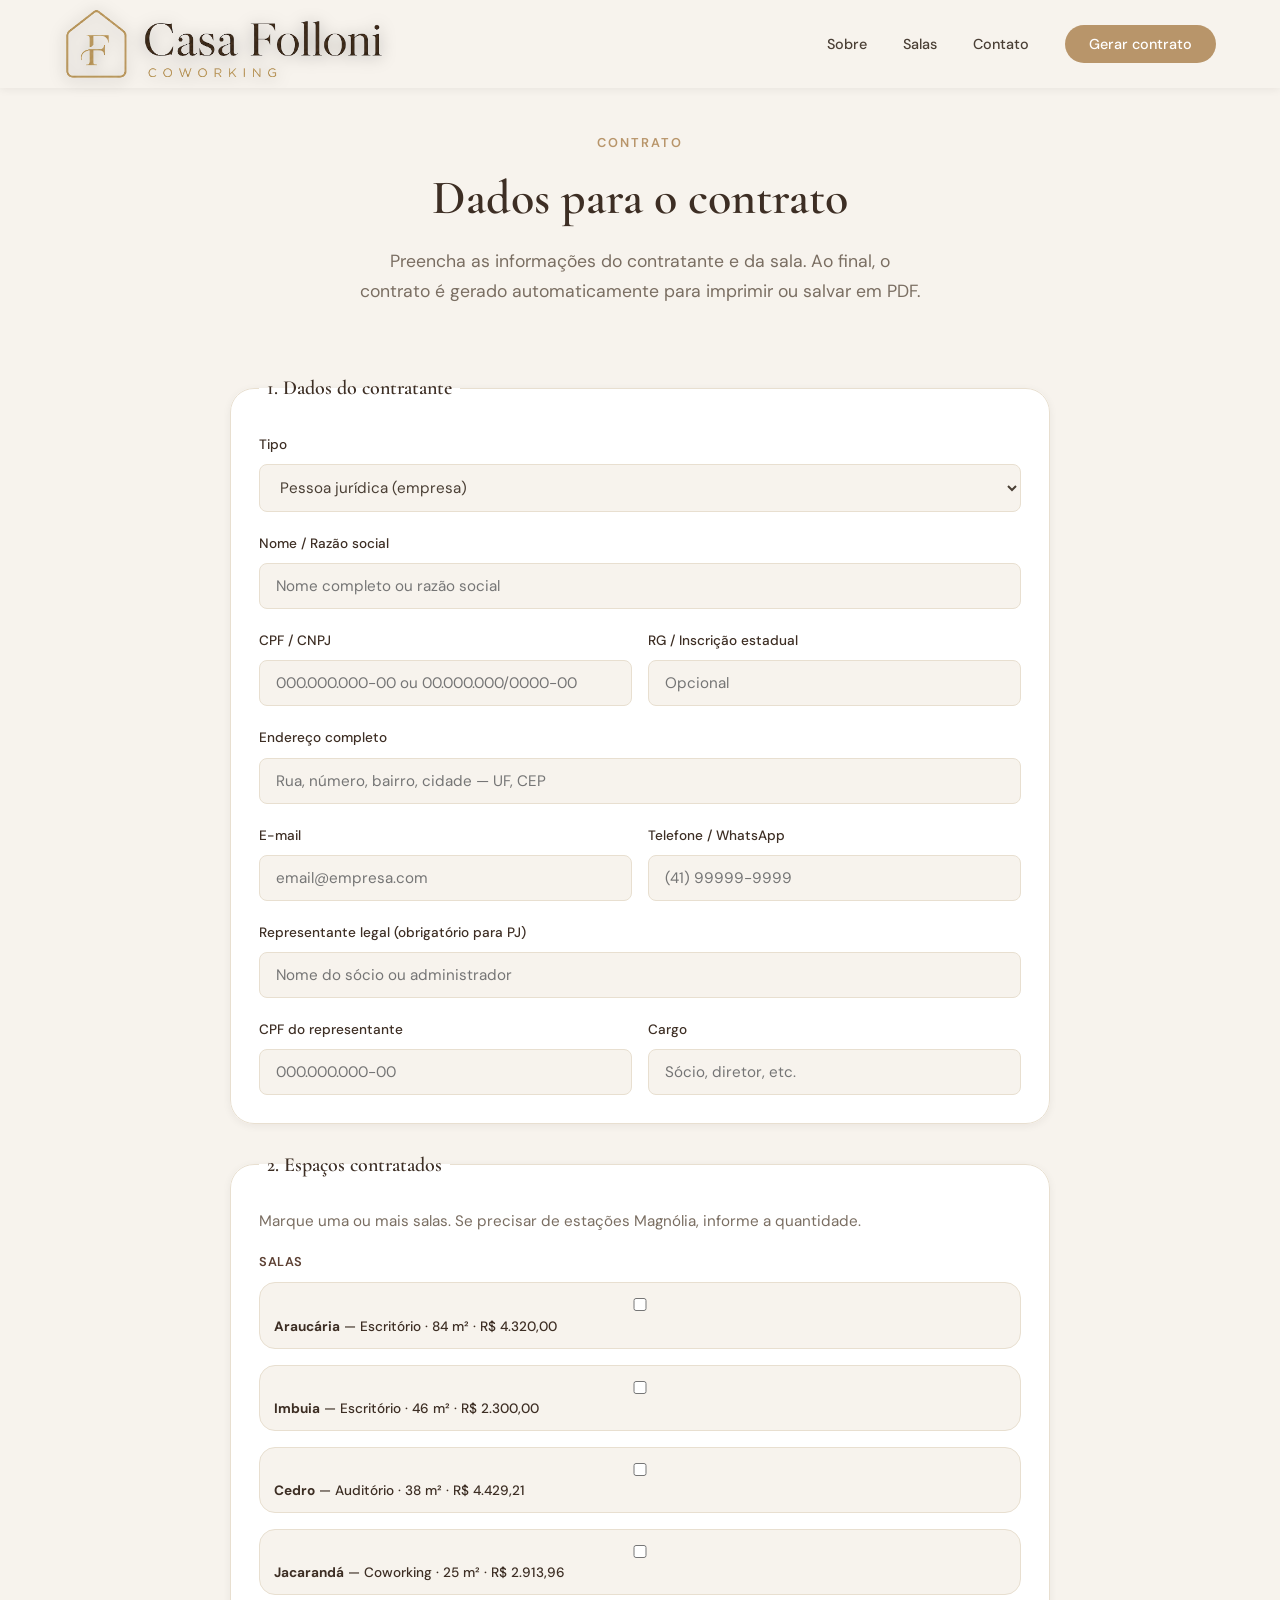
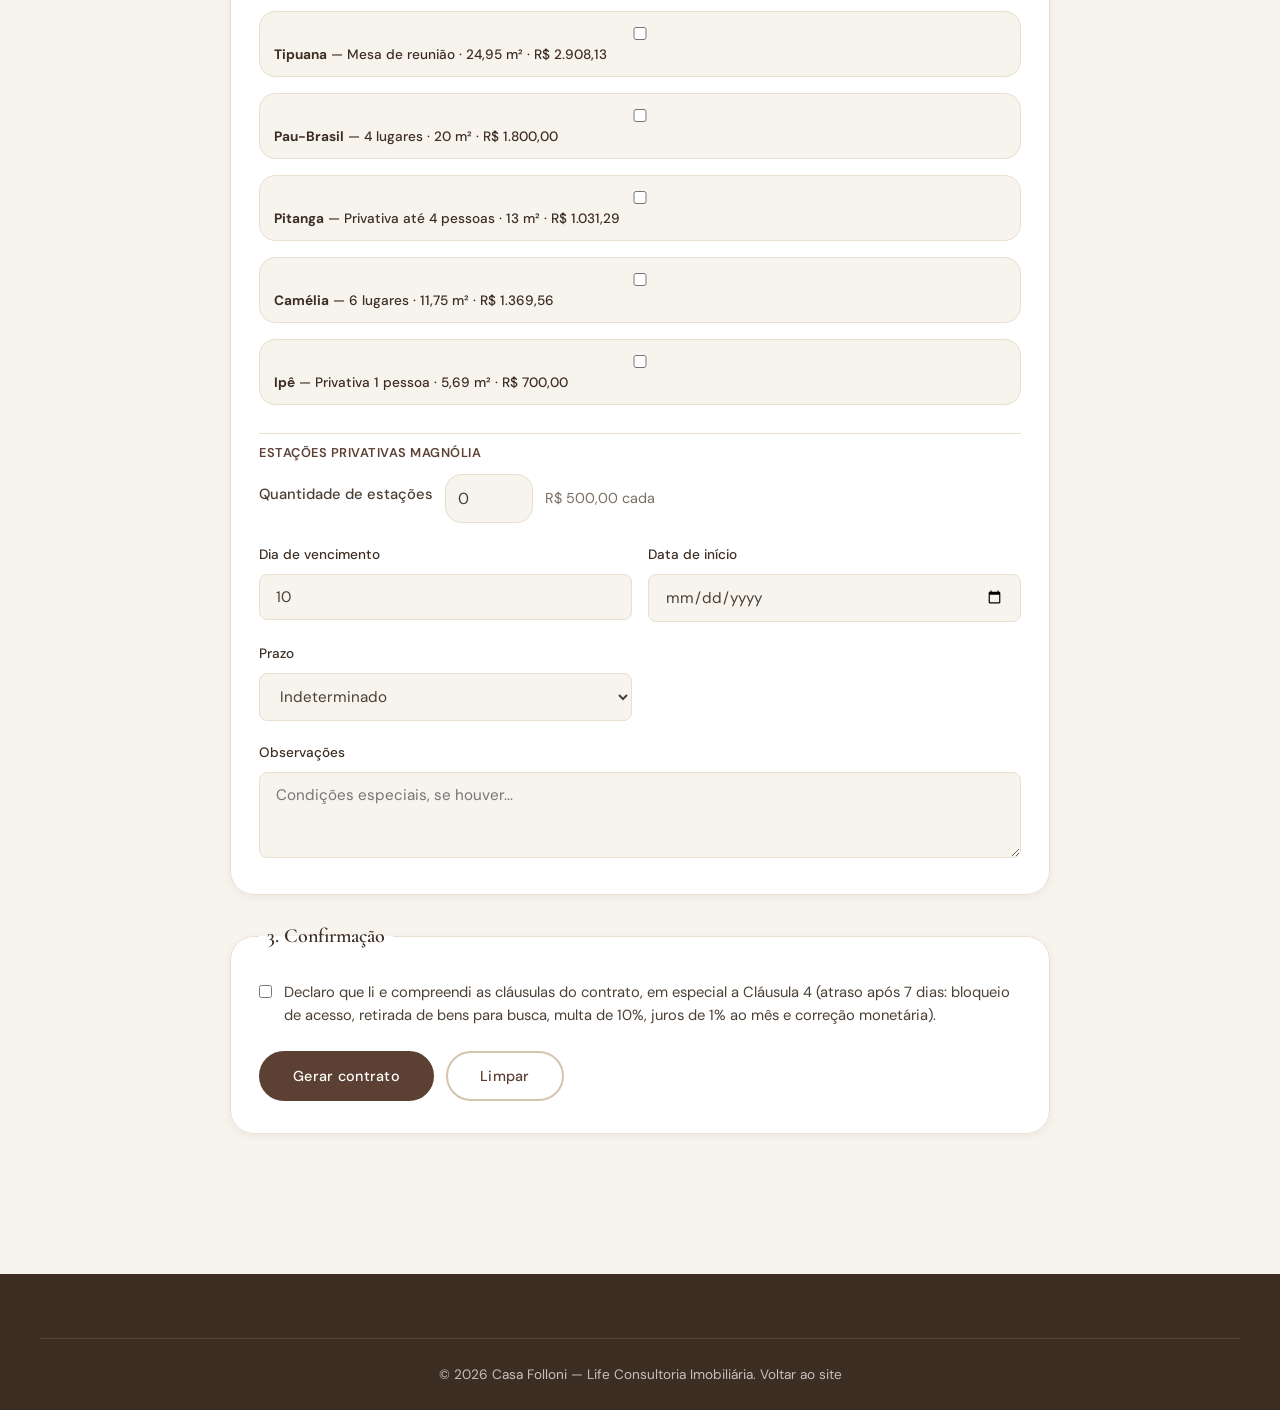
<file: contrato.html>
<!DOCTYPE html>
<html lang="pt-BR">
<head>
  <meta charset="UTF-8">
  <meta name="viewport" content="width=device-width, initial-scale=1.0">
  <meta name="description" content="Preencha os dados e gere automaticamente o contrato de coworking da Casa Folloni.">
  <title>Gerar Contrato | Casa Folloni</title>
  <link rel="icon" type="image/png" href="favicon.png">
  <link rel="apple-touch-icon" href="public/images/favicon.png">
  <link rel="preconnect" href="https://fonts.googleapis.com">
  <link rel="preconnect" href="https://fonts.gstatic.com" crossorigin>
  <link href="https://fonts.googleapis.com/css2?family=Cormorant+Garamond:ital,wght@0,400;0,600;0,700;1,400&family=DM+Sans:ital,opsz,wght@0,9..40,300;0,9..40,400;0,9..40,500;0,9..40,600;1,9..40,400&display=swap" rel="stylesheet">
  <link rel="stylesheet" href="css/styles.css?v=10">
</head>
<body class="page-contrato">

  <header class="header header--scrolled" id="header">
    <nav class="nav container">
      <a href="index.html" class="nav__logo" aria-label="Casa Folloni Coworking">
        <img src="public/images/logo-casa-folloni-dark.png" alt="Casa Folloni Coworking" class="nav__logo-img">
      </a>
      <button class="nav__toggle" id="navToggle" aria-label="Abrir menu">
        <span></span><span></span><span></span>
      </button>
      <ul class="nav__menu" id="navMenu">
        <li><a href="index.html#sobre">Sobre</a></li>
        <li><a href="index.html#salas">Salas</a></li>
        <li><a href="index.html#contato">Contato</a></li>
        <li><a href="contrato.html" class="nav__cta">Gerar contrato</a></li>
      </ul>
    </nav>
  </header>

  <main class="contrato-page section">
    <div class="container">
      <div class="section__header reveal reveal--visible">
        <span class="section__label">Contrato</span>
        <h1 class="section__title">Dados para o contrato</h1>
        <p class="section__desc">Preencha as informações do contratante e da sala. Ao final, o contrato é gerado automaticamente para imprimir ou salvar em PDF.</p>
      </div>

      <form class="contrato-form" id="contratoForm">
        <fieldset class="contrato-form__block">
          <legend>1. Dados do contratante</legend>
          <div class="form__group">
            <label for="tipoPessoa">Tipo</label>
            <select id="tipoPessoa" name="tipoPessoa" required>
              <option value="pj">Pessoa jurídica (empresa)</option>
              <option value="pf">Pessoa física</option>
            </select>
          </div>
          <div class="form__group">
            <label for="razaoSocial">Nome / Razão social</label>
            <input type="text" id="razaoSocial" name="razaoSocial" required placeholder="Nome completo ou razão social">
          </div>
          <div class="form__row">
            <div class="form__group">
              <label for="documento">CPF / CNPJ</label>
              <input type="text" id="documento" name="documento" required placeholder="000.000.000-00 ou 00.000.000/0000-00">
            </div>
            <div class="form__group">
              <label for="rgIe">RG / Inscrição estadual</label>
              <input type="text" id="rgIe" name="rgIe" placeholder="Opcional">
            </div>
          </div>
          <div class="form__group">
            <label for="endereco">Endereço completo</label>
            <input type="text" id="endereco" name="endereco" required placeholder="Rua, número, bairro, cidade — UF, CEP">
          </div>
          <div class="form__row">
            <div class="form__group">
              <label for="emailContrato">E-mail</label>
              <input type="email" id="emailContrato" name="emailContrato" required placeholder="email@empresa.com">
            </div>
            <div class="form__group">
              <label for="telefoneContrato">Telefone / WhatsApp</label>
              <input type="tel" id="telefoneContrato" name="telefoneContrato" required placeholder="(41) 99999-9999">
            </div>
          </div>
          <div class="form__group" id="grupoRepresentante">
            <label for="representante">Representante legal (obrigatório para PJ)</label>
            <input type="text" id="representante" name="representante" placeholder="Nome do sócio ou administrador">
          </div>
          <div class="form__row" id="grupoRepDocs">
            <div class="form__group">
              <label for="repCpf">CPF do representante</label>
              <input type="text" id="repCpf" name="repCpf" placeholder="000.000.000-00">
            </div>
            <div class="form__group">
              <label for="repCargo">Cargo</label>
              <input type="text" id="repCargo" name="repCargo" placeholder="Sócio, diretor, etc.">
            </div>
          </div>
        </fieldset>

        <fieldset class="contrato-form__block">
          <legend>2. Espaços contratados</legend>
          <p class="contrato-form__hint">Marque uma ou mais salas. Se precisar de estações Magnólia, informe a quantidade.</p>

          <div class="form__group">
            <span class="contrato-form__sublabel">Salas</span>
            <div class="contrato-salas" id="listaSalas" role="group" aria-label="Salas">
              <label class="contrato-sala-option">
                <input type="checkbox" name="salas" value="araucaria">
                <span><strong>Araucária</strong> — Escritório · 84 m² · R$ 4.320,00</span>
              </label>
              <label class="contrato-sala-option">
                <input type="checkbox" name="salas" value="imbuia">
                <span><strong>Imbuia</strong> — Escritório · 46 m² · R$ 2.300,00</span>
              </label>
              <label class="contrato-sala-option">
                <input type="checkbox" name="salas" value="cedro">
                <span><strong>Cedro</strong> — Auditório · 38 m² · R$ 4.429,21</span>
              </label>
              <label class="contrato-sala-option">
                <input type="checkbox" name="salas" value="jacaranda">
                <span><strong>Jacarandá</strong> — Coworking · 25 m² · R$ 2.913,96</span>
              </label>
              <label class="contrato-sala-option">
                <input type="checkbox" name="salas" value="tipuana">
                <span><strong>Tipuana</strong> — Mesa de reunião · 24,95 m² · R$ 2.908,13</span>
              </label>
              <label class="contrato-sala-option">
                <input type="checkbox" name="salas" value="pau-brasil">
                <span><strong>Pau-Brasil</strong> — 4 lugares · 20 m² · R$ 1.800,00</span>
              </label>
              <label class="contrato-sala-option">
                <input type="checkbox" name="salas" value="pitanga">
                <span><strong>Pitanga</strong> — Privativa até 4 pessoas · 13 m² · R$ 1.031,29</span>
              </label>
              <label class="contrato-sala-option">
                <input type="checkbox" name="salas" value="camelia">
                <span><strong>Camélia</strong> — 6 lugares · 11,75 m² · R$ 1.369,56</span>
              </label>
              <label class="contrato-sala-option">
                <input type="checkbox" name="salas" value="ipe">
                <span><strong>Ipê</strong> — Privativa 1 pessoa · 5,69 m² · R$ 700,00</span>
              </label>
            </div>
          </div>

          <div class="form__group contrato-estacoes">
            <span class="contrato-form__sublabel">Estações privativas Magnólia</span>
            <div class="contrato-estacoes__row">
              <label for="qtdMagnolia">Quantidade de estações</label>
              <input type="number" id="qtdMagnolia" name="qtdMagnolia" min="0" max="20" value="0" step="1">
              <span class="contrato-estacoes__preco">R$ 500,00 cada</span>
            </div>
          </div>

          <div class="contrato-resumo" id="resumoEspacos" hidden>
            <span class="contrato-form__sublabel">Resumo</span>
            <ul class="contrato-resumo__lista" id="resumoLista"></ul>
            <div class="form__group">
              <label for="valorMensal">Valor mensal total (R$)</label>
              <input type="text" id="valorMensal" name="valorMensal" placeholder="0.000,00">
            </div>
          </div>
          <div class="form__row">
            <div class="form__group">
              <label for="diaVencimento">Dia de vencimento</label>
              <input type="number" id="diaVencimento" name="diaVencimento" min="1" max="28" value="10" required>
            </div>
            <div class="form__group">
              <label for="dataInicio">Data de início</label>
              <input type="date" id="dataInicio" name="dataInicio" required>
            </div>
          </div>
          <div class="form__row">
            <div class="form__group">
              <label for="tipoPrazo">Prazo</label>
              <select id="tipoPrazo" name="tipoPrazo" required>
                <option value="indeterminado">Indeterminado</option>
                <option value="determinado">Determinado</option>
              </select>
            </div>
            <div class="form__group" id="grupoDataFim" hidden>
              <label for="dataFim">Término</label>
              <input type="date" id="dataFim" name="dataFim">
            </div>
          </div>
          <div class="form__group">
            <label for="observacoes">Observações</label>
            <textarea id="observacoes" name="observacoes" rows="3" placeholder="Condições especiais, se houver..."></textarea>
          </div>
        </fieldset>

        <fieldset class="contrato-form__block">
          <legend>3. Confirmação</legend>
          <label class="contrato-form__check">
            <input type="checkbox" id="aceite" name="aceite" required>
            <span>Declaro que li e compreendi as cláusulas do contrato, em especial a Cláusula 4 (atraso após 7 dias: bloqueio de acesso, retirada de bens para busca, multa de 10%, juros de 1% ao mês e correção monetária).</span>
          </label>
          <div class="contrato-form__actions">
            <button type="submit" class="btn btn--primary">Gerar contrato</button>
            <button type="button" class="btn btn--outline-dark" id="btnLimpar">Limpar</button>
          </div>
        </fieldset>
      </form>
    </div>
  </main>

  <footer class="footer">
    <div class="footer__bottom container">
      <p>&copy; 2026 Casa Folloni — Life Consultoria Imobiliária. <a href="index.html">Voltar ao site</a></p>
    </div>
  </footer>

  <script src="js/contrato.js?v=4"></script>
</body>
</html>
</file>
<file: css/styles.css>
/* ============================================
   Casa Folloni — Design System
   Inspirado em: Refúgio, CoDesign, Conectivo
   ============================================ */

:root {
  --color-cream: #F7F3ED;
  --color-beige: #E8DFD0;
  --color-sand: #D4C5B0;
  --color-brown: #5C4033;
  --color-brown-dark: #3D2E24;
  --color-gold: #B8956A;
  --color-gold-light: #D4B896;
  --color-dark: #1E1812;
  --color-text: #4A3F35;
  --color-text-light: #7A6E62;
  --color-white: #FFFFFF;

  --font-serif: 'Cormorant Garamond', Georgia, serif;
  --font-sans: 'DM Sans', system-ui, sans-serif;

  --shadow-sm: 0 2px 8px rgba(30, 24, 18, 0.06);
  --shadow-md: 0 8px 30px rgba(30, 24, 18, 0.1);
  --shadow-lg: 0 20px 60px rgba(30, 24, 18, 0.15);

  --radius-sm: 8px;
  --radius-md: 16px;
  --radius-lg: 24px;

  --transition: 0.3s cubic-bezier(0.4, 0, 0.2, 1);
  --header-height: 88px;
}

*, *::before, *::after {
  box-sizing: border-box;
  margin: 0;
  padding: 0;
}

html {
  scroll-behavior: smooth;
  scroll-padding-top: var(--header-height);
}

body {
  font-family: var(--font-sans);
  font-size: 16px;
  line-height: 1.7;
  color: var(--color-text);
  background: var(--color-cream);
  -webkit-font-smoothing: antialiased;
}

img {
  max-width: 100%;
  height: auto;
  display: block;
}

a {
  color: inherit;
  text-decoration: none;
  transition: color var(--transition);
}

ul { list-style: none; }

.container {
  width: 100%;
  max-width: 1200px;
  margin: 0 auto;
  padding: 0 24px;
}

/* ---- Buttons ---- */
.btn {
  display: inline-flex;
  align-items: center;
  justify-content: center;
  gap: 8px;
  padding: 14px 32px;
  font-family: var(--font-sans);
  font-size: 0.9rem;
  font-weight: 500;
  letter-spacing: 0.02em;
  border-radius: 50px;
  border: 2px solid transparent;
  cursor: pointer;
  transition: all var(--transition);
  text-decoration: none;
}

.btn--primary {
  background: var(--color-brown);
  color: var(--color-white);
  border-color: var(--color-brown);
}

.btn--primary:hover {
  background: var(--color-brown-dark);
  border-color: var(--color-brown-dark);
  transform: translateY(-2px);
  box-shadow: var(--shadow-md);
}

.btn--outline {
  background: transparent;
  color: var(--color-white);
  border-color: rgba(255, 255, 255, 0.6);
}

.btn--outline:hover {
  background: rgba(255, 255, 255, 0.1);
  border-color: var(--color-white);
}

.btn--block {
  width: 100%;
}

/* ---- Section ---- */
.section {
  padding: 100px 0;
}

.section--alt {
  background: var(--color-white);
}

.section--dark {
  background: var(--color-dark);
}

.section__label {
  display: inline-block;
  font-size: 0.8rem;
  font-weight: 600;
  letter-spacing: 0.15em;
  text-transform: uppercase;
  color: var(--color-gold);
  margin-bottom: 16px;
}

.section__label--light {
  color: var(--color-gold-light);
}

.section__title {
  font-family: var(--font-serif);
  font-size: clamp(2rem, 4vw, 3rem);
  font-weight: 600;
  line-height: 1.2;
  color: var(--color-brown-dark);
  margin-bottom: 20px;
}

.section__title--light {
  color: var(--color-cream);
}

.section__desc {
  font-size: 1.1rem;
  color: var(--color-text-light);
  max-width: 560px;
}

.section__header {
  text-align: center;
  margin-bottom: 64px;
}

.section__header .section__desc {
  margin: 0 auto;
}

/* ---- Header ---- */
.header {
  position: fixed;
  top: 0;
  left: 0;
  right: 0;
  z-index: 1000;
  height: var(--header-height);
  transition: all var(--transition);
}

.header--scrolled {
  background: rgba(247, 243, 237, 0.95);
  backdrop-filter: blur(12px);
  box-shadow: var(--shadow-sm);
}

.nav {
  display: flex;
  align-items: center;
  justify-content: space-between;
  height: 100%;
}

.nav__logo {
  position: relative;
  display: flex;
  align-items: center;
  line-height: 1.1;
}

.nav__logo-img {
  height: 72px;
  width: auto;
  max-width: 320px;
  object-fit: contain;
  display: block;
  background: transparent;
  border-radius: 0;
  filter: drop-shadow(0 2px 8px rgba(0, 0, 0, 0.35));
  transition: opacity var(--transition), filter var(--transition);
}

.nav__logo-img--dark {
  position: absolute;
  left: 0;
  top: 50%;
  transform: translateY(-50%);
  opacity: 0;
  pointer-events: none;
  filter: none;
}

.header--scrolled .nav__logo-img--light {
  opacity: 0;
}

.header--scrolled .nav__logo-img--dark {
  opacity: 1;
}

.nav__menu {
  display: flex;
  align-items: center;
  gap: 36px;
}

.nav__menu a {
  font-size: 0.9rem;
  font-weight: 500;
  color: rgba(255, 255, 255, 0.9);
  transition: color var(--transition);
}

.header--scrolled .nav__menu a {
  color: var(--color-text);
}

.nav__menu a:hover {
  color: var(--color-gold-light);
}

.header--scrolled .nav__menu a:hover {
  color: var(--color-gold);
}

.nav__cta {
  padding: 10px 24px !important;
  background: var(--color-gold) !important;
  color: var(--color-white) !important;
  border-radius: 50px;
}

.nav__cta:hover {
  background: var(--color-brown) !important;
  color: var(--color-white) !important;
}

.nav__toggle {
  display: none;
  flex-direction: column;
  gap: 5px;
  background: none;
  border: none;
  cursor: pointer;
  padding: 4px;
}

.nav__toggle span {
  display: block;
  width: 24px;
  height: 2px;
  background: var(--color-white);
  transition: all var(--transition);
}

.header--scrolled .nav__toggle span {
  background: var(--color-brown-dark);
}

/* ---- Hero ---- */
.hero {
  position: relative;
  min-height: 100vh;
  display: flex;
  align-items: center;
  justify-content: center;
  overflow: hidden;
}

.hero__bg {
  position: absolute;
  inset: 0;
}

.hero__bg img {
  width: 100%;
  height: 100%;
  object-fit: cover;
}

.hero__overlay {
  position: absolute;
  inset: 0;
  background: linear-gradient(
    135deg,
    rgba(30, 24, 18, 0.75) 0%,
    rgba(30, 24, 18, 0.45) 50%,
    rgba(30, 24, 18, 0.6) 100%
  );
}

.hero__content {
  position: relative;
  z-index: 2;
  text-align: center;
  padding: 120px 24px 80px;
  max-width: 800px;
}

.hero__tag {
  display: inline-block;
  font-size: 0.85rem;
  font-weight: 500;
  letter-spacing: 0.1em;
  text-transform: uppercase;
  color: var(--color-gold-light);
  margin-bottom: 24px;
  padding: 8px 20px;
  border: 1px solid rgba(212, 184, 150, 0.4);
  border-radius: 50px;
}

.hero__title {
  font-family: var(--font-serif);
  font-size: clamp(2.5rem, 6vw, 4.2rem);
  font-weight: 600;
  line-height: 1.15;
  color: var(--color-white);
  margin-bottom: 24px;
}

.hero__subtitle {
  font-size: clamp(1rem, 2vw, 1.2rem);
  color: rgba(255, 255, 255, 0.85);
  line-height: 1.8;
  margin-bottom: 40px;
  max-width: 640px;
  margin-left: auto;
  margin-right: auto;
}

.hero__actions {
  display: flex;
  gap: 16px;
  justify-content: center;
  flex-wrap: wrap;
}

.hero__scroll {
  position: absolute;
  bottom: 32px;
  left: 50%;
  transform: translateX(-50%);
  display: flex;
  flex-direction: column;
  align-items: center;
  gap: 8px;
  color: rgba(255, 255, 255, 0.6);
  font-size: 0.75rem;
  letter-spacing: 0.1em;
  text-transform: uppercase;
  animation: bounce 2s infinite;
}

@keyframes bounce {
  0%, 100% { transform: translateX(-50%) translateY(0); }
  50% { transform: translateX(-50%) translateY(8px); }
}

/* ---- Sobre ---- */
.sobre__grid {
  display: grid;
  grid-template-columns: 1fr 1fr;
  gap: 64px;
  align-items: center;
}

.sobre__image {
  position: relative;
  border-radius: var(--radius-lg);
  overflow: hidden;
  box-shadow: var(--shadow-lg);
}

.sobre__image img {
  width: 100%;
  aspect-ratio: 4/5;
  object-fit: cover;
}

.sobre__badge {
  position: absolute;
  bottom: 24px;
  right: 24px;
  background: var(--color-brown);
  color: var(--color-white);
  padding: 20px 28px;
  border-radius: var(--radius-md);
  text-align: center;
  box-shadow: var(--shadow-md);
}

.sobre__badge-number {
  display: block;
  font-family: var(--font-serif);
  font-size: 2.5rem;
  font-weight: 700;
  line-height: 1;
}

.sobre__badge-label {
  font-size: 0.75rem;
  letter-spacing: 0.1em;
  text-transform: uppercase;
  opacity: 0.8;
}

.sobre__lead {
  font-size: 1.15rem;
  color: var(--color-brown);
  margin-bottom: 16px;
  line-height: 1.8;
}

.sobre__text p {
  margin-bottom: 16px;
  color: var(--color-text-light);
}

.sobre__highlights {
  display: flex;
  flex-direction: column;
  gap: 20px;
  margin-top: 32px;
}

.sobre__highlight {
  display: flex;
  gap: 16px;
  align-items: flex-start;
  padding: 20px;
  background: var(--color-white);
  border-radius: var(--radius-md);
  box-shadow: var(--shadow-sm);
}

.sobre__highlight-icon {
  font-size: 1.5rem;
  flex-shrink: 0;
}

.sobre__highlight strong {
  display: block;
  font-size: 0.95rem;
  color: var(--color-brown-dark);
  margin-bottom: 4px;
}

.sobre__highlight p {
  font-size: 0.85rem;
  margin: 0;
}

/* ---- Espaços ---- */
.espacos__grid {
  display: grid;
  grid-template-columns: repeat(3, 1fr);
  gap: 24px;
}

.espaco-card {
  padding: 36px 28px;
  background: var(--color-cream);
  border-radius: var(--radius-md);
  transition: all var(--transition);
  border: 1px solid transparent;
}

.espaco-card:hover {
  transform: translateY(-4px);
  box-shadow: var(--shadow-md);
  border-color: var(--color-beige);
}

.espaco-card__icon {
  width: 48px;
  height: 48px;
  margin-bottom: 20px;
  color: var(--color-gold);
}

.espaco-card__icon svg {
  width: 100%;
  height: 100%;
}

.espaco-card h3 {
  font-family: var(--font-serif);
  font-size: 1.3rem;
  font-weight: 600;
  color: var(--color-brown-dark);
  margin-bottom: 12px;
}

.espaco-card p {
  font-size: 0.9rem;
  color: var(--color-text-light);
  line-height: 1.6;
}

/* ---- Salas ---- */
.salas__grid {
  display: grid;
  grid-template-columns: repeat(auto-fit, minmax(260px, 1fr));
  gap: 24px;
}

.sala-card {
  position: relative;
  padding: 32px 24px;
  background: var(--color-white);
  border-radius: var(--radius-md);
  border: 1px solid var(--color-beige);
  display: flex;
  flex-direction: column;
  transition: all var(--transition);
}

.sala-card:hover {
  transform: translateY(-4px);
  box-shadow: var(--shadow-md);
}

.sala-card--featured {
  border-color: var(--color-gold);
  box-shadow: var(--shadow-md);
}

.sala-card__tag {
  position: absolute;
  top: -12px;
  left: 50%;
  transform: translateX(-50%);
  background: var(--color-gold);
  color: var(--color-white);
  font-size: 0.7rem;
  font-weight: 600;
  letter-spacing: 0.08em;
  text-transform: uppercase;
  padding: 6px 16px;
  border-radius: 50px;
  white-space: nowrap;
}

.sala-card__header {
  display: flex;
  justify-content: space-between;
  align-items: flex-start;
  margin-bottom: 16px;
}

.sala-card__header h3 {
  font-family: var(--font-serif);
  font-size: 1.25rem;
  font-weight: 600;
  color: var(--color-brown-dark);
}

.sala-card__area {
  font-size: 0.8rem;
  font-weight: 600;
  color: var(--color-gold);
  background: rgba(184, 149, 106, 0.12);
  padding: 4px 12px;
  border-radius: 50px;
  white-space: nowrap;
}

.sala-card__desc {
  font-size: 0.88rem;
  color: var(--color-text-light);
  margin-bottom: 20px;
  flex: 1;
  line-height: 1.6;
}

.sala-card__features {
  margin-bottom: 24px;
}

.sala-card__features li {
  font-size: 0.85rem;
  color: var(--color-text);
  padding: 6px 0;
  padding-left: 20px;
  position: relative;
}

.sala-card__features li::before {
  content: '✓';
  position: absolute;
  left: 0;
  color: var(--color-gold);
  font-weight: 700;
}

.sala-card__price {
  margin-bottom: 20px;
  padding-top: 20px;
  border-top: 1px solid var(--color-beige);
}

.sala-card__price-label {
  display: block;
  font-size: 0.75rem;
  color: var(--color-text-light);
  margin-bottom: 4px;
}

.sala-card__price-value {
  font-family: var(--font-serif);
  font-size: 2rem;
  font-weight: 700;
  color: var(--color-brown-dark);
}

.sala-card__price-value span {
  font-size: 1.2rem;
}

.sala-card__price-period {
  font-size: 0.85rem;
  color: var(--color-text-light);
}

.btn--outline-dark {
  background: transparent;
  color: var(--color-brown);
  border-color: var(--color-sand);
}

.btn--outline-dark:hover {
  background: var(--color-brown);
  color: var(--color-white);
  border-color: var(--color-brown);
}

/* ---- Sala de reunião por hora ---- */
.reuniao-hora {
  margin-top: 80px;
  padding: 0;
  background: transparent;
  border: none;
  border-radius: 0;
}

.reuniao-hora__intro {
  display: grid;
  grid-template-columns: 1.1fr 0.9fr;
  gap: 40px;
  align-items: center;
  margin-bottom: 40px;
  padding: 40px;
  background:
    linear-gradient(135deg, rgba(255,255,255,0.92) 0%, rgba(247,243,237,0.98) 100%),
    radial-gradient(circle at top right, rgba(184,149,106,0.18), transparent 55%);
  border: 1px solid var(--color-beige);
  border-radius: var(--radius-lg);
  box-shadow: var(--shadow-md);
}

.reuniao-hora__title {
  font-family: var(--font-serif);
  font-size: clamp(2rem, 3.5vw, 2.8rem);
  font-weight: 600;
  color: var(--color-brown-dark);
  margin-bottom: 16px;
  line-height: 1.15;
}

.reuniao-hora__desc {
  color: var(--color-text-light);
  line-height: 1.75;
  font-size: 1.05rem;
  margin-bottom: 24px;
  max-width: 34em;
}

.reuniao-hora__perk {
  display: flex;
  gap: 14px;
  align-items: flex-start;
  padding: 16px 18px;
  background: var(--color-white);
  border-left: 3px solid var(--color-gold);
  border-radius: 0 var(--radius-sm) var(--radius-sm) 0;
  box-shadow: var(--shadow-sm);
}

.reuniao-hora__perk-icon {
  width: 28px;
  height: 28px;
  flex-shrink: 0;
  color: var(--color-gold);
  display: grid;
  place-items: center;
}

.reuniao-hora__perk-icon svg {
  width: 20px;
  height: 20px;
}

.reuniao-hora__perk strong {
  display: block;
  color: var(--color-brown-dark);
  font-size: 0.95rem;
  margin-bottom: 4px;
}

.reuniao-hora__perk p {
  margin: 0;
  font-size: 0.88rem;
  color: var(--color-text-light);
  line-height: 1.5;
}

.reuniao-hora__book {
  margin-top: 24px;
}

.reuniao-hora__media {
  display: grid;
  grid-template-columns: 1.35fr 1fr;
  gap: 12px;
  border-radius: var(--radius-md);
  align-items: stretch;
}

.reuniao-hora__media-stack {
  display: grid;
  gap: 12px;
  min-height: 320px;
}

.reuniao-hora__media-main,
.reuniao-hora__media-secondary {
  width: 100%;
  height: 100%;
  min-height: 0;
  object-fit: cover;
  object-position: center;
  background: var(--color-white);
  display: block;
  border-radius: var(--radius-sm);
  box-shadow: var(--shadow-md);
  border: 1px solid var(--color-beige);
}

.reuniao-hora__media-main {
  min-height: 320px;
  max-height: 420px;
  object-fit: cover;
}

.reuniao-hora__media-secondary {
  max-height: none;
}

.reuniao-hora__grid {
  display: grid;
  grid-template-columns: repeat(3, 1fr);
  gap: 20px;
  align-items: stretch;
}

.reuniao-hora__card {
  position: relative;
  display: flex;
  flex-direction: column;
  padding: 32px 26px 28px;
  background: var(--color-white);
  border-radius: var(--radius-md);
  border: 1px solid var(--color-beige);
  text-align: left;
  box-shadow: var(--shadow-sm);
  transition: transform var(--transition), box-shadow var(--transition), border-color var(--transition);
}

.reuniao-hora__card:hover {
  transform: translateY(-4px);
  box-shadow: var(--shadow-md);
}

.reuniao-hora__card--featured {
  border-color: var(--color-gold);
  background: linear-gradient(180deg, #fffefb 0%, #fff 55%);
  box-shadow: var(--shadow-md);
  transform: translateY(-6px);
}

.reuniao-hora__card--featured:hover {
  transform: translateY(-10px);
}

.reuniao-hora__card--best {
  border-color: rgba(92, 64, 51, 0.18);
}

.reuniao-hora__tag {
  position: absolute;
  top: -12px;
  left: 50%;
  transform: translateX(-50%);
  background: var(--color-gold);
  color: var(--color-white);
  font-size: 0.7rem;
  font-weight: 600;
  letter-spacing: 0.08em;
  text-transform: uppercase;
  padding: 6px 14px;
  border-radius: 50px;
  white-space: nowrap;
}

.reuniao-hora__badge {
  display: inline-block;
  align-self: flex-start;
  font-size: 0.7rem;
  font-weight: 600;
  letter-spacing: 0.08em;
  text-transform: uppercase;
  color: var(--color-text-light);
  background: var(--color-cream);
  padding: 5px 12px;
  border-radius: 50px;
  margin-bottom: 18px;
}

.reuniao-hora__badge--gold {
  color: var(--color-brown);
  background: rgba(184, 149, 106, 0.16);
}

.reuniao-hora__card h4 {
  font-family: var(--font-serif);
  font-size: 1.45rem;
  color: var(--color-brown-dark);
  margin-bottom: 18px;
}

.reuniao-hora__price-row {
  margin-bottom: 22px;
  padding-bottom: 20px;
  border-bottom: 1px solid var(--color-beige);
}

.reuniao-hora__price {
  font-family: var(--font-serif);
  font-size: 2.5rem;
  font-weight: 700;
  color: var(--color-brown-dark);
  line-height: 1;
  margin: 0;
}

.reuniao-hora__price span {
  font-size: 1.25rem;
}

.reuniao-hora__period {
  font-size: 0.88rem;
  color: var(--color-text-light);
  margin: 8px 0 0;
}

.reuniao-hora__card ul {
  text-align: left;
  margin: 0 0 28px;
  flex: 1;
}

.reuniao-hora__card li {
  font-size: 0.9rem;
  color: var(--color-text);
  padding: 8px 0 8px 22px;
  position: relative;
  line-height: 1.45;
}

.reuniao-hora__card li::before {
  content: '✓';
  position: absolute;
  left: 0;
  color: var(--color-gold);
  font-weight: 700;
}

.reuniao-hora__card .btn {
  margin-top: auto;
}

/* ---- Galeria ---- */
.galeria__grid {
  display: grid;
  grid-template-columns: repeat(4, 1fr);
  gap: 12px;
}

.galeria__item {
  position: relative;
  border: none;
  padding: 0;
  cursor: pointer;
  border-radius: var(--radius-sm);
  overflow: hidden;
  background: none;
}

.galeria__item img {
  width: 100%;
  height: 220px;
  object-fit: cover;
  transition: transform 0.5s ease;
}

.galeria__item--wide {
  grid-column: span 2;
}

.galeria__item--wide img {
  height: 220px;
}

.galeria__item:hover img {
  transform: scale(1.05);
}

.galeria__item::after {
  content: '';
  position: absolute;
  inset: 0;
  background: rgba(30, 24, 18, 0);
  transition: background var(--transition);
}

.galeria__item:hover::after {
  background: rgba(30, 24, 18, 0.2);
}

/* ---- Lightbox ---- */
.lightbox {
  position: fixed;
  inset: 0;
  z-index: 2000;
  background: rgba(0, 0, 0, 0.92);
  display: flex;
  align-items: center;
  justify-content: center;
  opacity: 0;
  visibility: hidden;
  transition: all var(--transition);
}

.lightbox--active {
  opacity: 1;
  visibility: visible;
}

.lightbox__img {
  max-width: 90vw;
  max-height: 85vh;
  object-fit: contain;
  border-radius: var(--radius-sm);
}

.lightbox__close {
  position: absolute;
  top: 24px;
  right: 24px;
  background: none;
  border: none;
  color: var(--color-white);
  font-size: 2.5rem;
  cursor: pointer;
  line-height: 1;
  opacity: 0.7;
  transition: opacity var(--transition);
}

.lightbox__close:hover { opacity: 1; }

.lightbox__nav {
  position: absolute;
  top: 50%;
  transform: translateY(-50%);
  background: rgba(255, 255, 255, 0.1);
  border: none;
  color: var(--color-white);
  font-size: 2rem;
  width: 48px;
  height: 48px;
  border-radius: 50%;
  cursor: pointer;
  transition: background var(--transition);
}

.lightbox__nav:hover {
  background: rgba(255, 255, 255, 0.2);
}

.lightbox__nav--prev { left: 24px; }
.lightbox__nav--next { right: 24px; }

/* ---- Contato ---- */
.contato__grid {
  display: grid;
  grid-template-columns: 1fr 1fr;
  gap: 64px;
  margin-bottom: 64px;
}

.contato__lead {
  font-size: 1.1rem;
  color: var(--color-text-light);
  margin-bottom: 32px;
}

.contato__details {
  display: flex;
  flex-direction: column;
  gap: 24px;
}

.contato__detail {
  display: flex;
  gap: 16px;
  align-items: flex-start;
}

.contato__detail svg {
  width: 24px;
  height: 24px;
  color: var(--color-gold);
  flex-shrink: 0;
  margin-top: 2px;
}

.contato__detail strong {
  display: block;
  font-size: 0.85rem;
  color: var(--color-brown-dark);
  margin-bottom: 4px;
}

.contato__detail p {
  font-size: 0.95rem;
  color: var(--color-text-light);
}

.contato__detail a:hover {
  color: var(--color-gold);
}

.contato__form {
  background: var(--color-white);
  padding: 40px;
  border-radius: var(--radius-lg);
  box-shadow: var(--shadow-md);
}

.form__group {
  margin-bottom: 20px;
}

.form__group label {
  display: block;
  font-size: 0.85rem;
  font-weight: 500;
  color: var(--color-brown-dark);
  margin-bottom: 8px;
}

.form__group input,
.form__group select,
.form__group textarea {
  width: 100%;
  padding: 12px 16px;
  font-family: var(--font-sans);
  font-size: 0.95rem;
  color: var(--color-text);
  background: var(--color-cream);
  border: 1px solid var(--color-beige);
  border-radius: var(--radius-sm);
  transition: border-color var(--transition);
  outline: none;
}

.form__group input:focus,
.form__group select:focus,
.form__group textarea:focus {
  border-color: var(--color-gold);
}

.form__row {
  display: grid;
  grid-template-columns: 1fr 1fr;
  gap: 16px;
}

.contato__map {
  border-radius: var(--radius-lg);
  overflow: hidden;
  box-shadow: var(--shadow-md);
}

.contato__map iframe {
  display: block;
}

/* ---- Footer ---- */
.footer {
  background: var(--color-brown-dark);
  color: rgba(255, 255, 255, 0.7);
  padding: 64px 0 0;
}

.footer__grid {
  display: grid;
  grid-template-columns: 2fr 1fr 1fr;
  gap: 48px;
  padding-bottom: 48px;
}

.footer__logo {
  font-family: var(--font-serif);
  font-size: 1.5rem;
  font-weight: 700;
  color: var(--color-white);
  display: block;
  margin-bottom: 12px;
}

.footer__brand p {
  font-size: 0.9rem;
  line-height: 1.6;
}

.footer__links h4 {
  font-size: 0.8rem;
  font-weight: 600;
  letter-spacing: 0.1em;
  text-transform: uppercase;
  color: var(--color-gold-light);
  margin-bottom: 16px;
}

.footer__links li {
  margin-bottom: 8px;
}

.footer__links a:hover {
  color: var(--color-gold-light);
}

.footer__bottom {
  border-top: 1px solid rgba(255, 255, 255, 0.1);
  padding: 24px 0;
  text-align: center;
  font-size: 0.85rem;
}

/* ---- Reveal Animation ---- */
.reveal {
  opacity: 0;
  transform: translateY(30px);
  transition: opacity 0.8s ease, transform 0.8s ease;
}

.reveal--visible {
  opacity: 1;
  transform: translateY(0);
}

/* ---- Responsive ---- */
@media (max-width: 1024px) {
  .salas__grid {
    grid-template-columns: repeat(2, 1fr);
  }

  .espacos__grid {
    grid-template-columns: repeat(2, 1fr);
  }
}

@media (max-width: 768px) {
  .section { padding: 72px 0; }

  .nav__logo-img {
    height: 56px;
    max-width: 240px;
  }

  .nav__toggle { display: flex; }

  .nav__menu {
    position: fixed;
    top: var(--header-height);
    left: 0;
    right: 0;
    background: var(--color-cream);
    flex-direction: column;
    padding: 32px 24px;
    gap: 24px;
    transform: translateY(-120%);
    opacity: 0;
    transition: all var(--transition);
    box-shadow: var(--shadow-md);
  }

  .nav__menu--open {
    transform: translateY(0);
    opacity: 1;
  }

  .nav__menu a {
    color: var(--color-text) !important;
    font-size: 1.1rem;
  }

  .sobre__grid,
  .contato__grid {
    grid-template-columns: 1fr;
    gap: 40px;
  }

  .salas__grid {
    grid-template-columns: 1fr;
  }

  .reuniao-hora {
    margin-top: 56px;
  }

  .reuniao-hora__intro {
    grid-template-columns: 1fr;
    padding: 28px 20px;
    gap: 24px;
  }

  .reuniao-hora__media {
    grid-template-columns: 1fr;
    order: -1;
  }

  .reuniao-hora__media-stack {
    grid-template-columns: 1fr 1fr;
    min-height: 0;
  }

  .reuniao-hora__media-main,
  .reuniao-hora__media-secondary {
    min-height: 200px;
    max-height: 280px;
  }

  .reuniao-hora__grid {
    grid-template-columns: 1fr;
  }

  .reuniao-hora__card--featured {
    transform: none;
  }

  .reuniao-hora__card--featured:hover {
    transform: translateY(-4px);
  }

  .espacos__grid {
    grid-template-columns: 1fr;
  }

  .galeria__grid {
    grid-template-columns: repeat(2, 1fr);
  }

  .galeria__item--wide {
    grid-column: span 2;
  }

  .footer__grid {
    grid-template-columns: 1fr;
    gap: 32px;
  }

  .form__row {
    grid-template-columns: 1fr;
  }

  .contato__form {
    padding: 28px;
  }

  .hero__actions {
    flex-direction: column;
    align-items: center;
  }

  .hero__actions .btn {
    width: 100%;
    max-width: 300px;
  }
}

@media (max-width: 480px) {
  .galeria__grid {
    grid-template-columns: 1fr;
  }

  .galeria__item--wide {
    grid-column: span 1;
  }
}

/* ---- Página de contrato ---- */
.page-contrato {
  background: var(--color-cream);
}

.page-contrato .header {
  background: rgba(247, 243, 237, 0.98);
}

.page-contrato .nav__toggle span {
  background: var(--color-brown-dark);
}

.contrato-page {
  padding-top: calc(var(--header-height) + 40px);
}

.contrato-form {
  max-width: 820px;
  margin: 0 auto 40px;
}

.contrato-form__block {
  border: 1px solid var(--color-beige);
  background: var(--color-white);
  border-radius: var(--radius-lg);
  padding: 28px 28px 8px;
  margin: 0 0 24px;
  box-shadow: var(--shadow-sm);
}

.contrato-form__block legend {
  font-family: var(--font-serif);
  font-size: 1.25rem;
  font-weight: 600;
  color: var(--color-brown-dark);
  padding: 0 8px;
}

.contrato-form__check {
  display: flex;
  gap: 12px;
  align-items: flex-start;
  font-size: 0.92rem;
  color: var(--color-text);
  line-height: 1.55;
  margin-bottom: 24px;
  cursor: pointer;
}

.contrato-form__check input {
  margin-top: 4px;
  flex-shrink: 0;
}

.contrato-form__actions {
  display: flex;
  flex-wrap: wrap;
  gap: 12px;
  margin-bottom: 24px;
}

.contrato-form input[readonly] {
  background: var(--color-beige);
  color: var(--color-brown-dark);
}

.contrato-form__hint {
  margin: 0 0 18px;
  color: var(--color-text-muted, #7a6e62);
  font-size: 0.95rem;
  line-height: 1.5;
}

.contrato-form__sublabel {
  display: block;
  font-size: 0.8rem;
  font-weight: 600;
  letter-spacing: 0.04em;
  text-transform: uppercase;
  color: var(--color-brown);
  margin-bottom: 10px;
}

.contrato-salas {
  display: grid;
  gap: 8px;
  margin-bottom: 8px;
}

.contrato-sala-option {
  display: flex;
  gap: 12px;
  align-items: flex-start;
  padding: 12px 14px;
  border: 1px solid var(--color-beige);
  border-radius: var(--radius-md, 10px);
  background: var(--color-cream);
  cursor: pointer;
  font-size: 0.92rem;
  line-height: 1.4;
  transition: border-color 0.2s ease, background 0.2s ease;
}

.contrato-sala-option:has(input:checked) {
  border-color: var(--color-brown);
  background: var(--color-white);
}

.contrato-sala-option input {
  margin-top: 3px;
  flex-shrink: 0;
}

.contrato-estacoes {
  margin-top: 8px;
  padding-top: 8px;
  border-top: 1px solid var(--color-beige);
}

.contrato-estacoes__row {
  display: flex;
  flex-wrap: wrap;
  align-items: center;
  gap: 12px;
}

.contrato-estacoes__row label {
  font-size: 0.92rem;
  color: var(--color-text);
}

.contrato-estacoes__row input[type="number"] {
  width: 88px;
  padding: 10px 12px;
  border: 1px solid var(--color-beige);
  border-radius: var(--radius-md, 10px);
  font: inherit;
}

.contrato-estacoes__preco {
  font-size: 0.9rem;
  color: var(--color-text-muted, #7a6e62);
}

.contrato-resumo {
  margin-top: 20px;
  padding: 18px;
  border-radius: var(--radius-md, 10px);
  background: var(--color-cream);
  border: 1px solid var(--color-beige);
}

.contrato-resumo__lista {
  list-style: none;
  margin: 0 0 16px;
  padding: 0;
}

.contrato-resumo__lista li {
  padding: 8px 0;
  border-bottom: 1px solid var(--color-beige);
  font-size: 0.92rem;
  line-height: 1.45;
}

.contrato-resumo__lista li:last-child {
  border-bottom: none;
}

@media (max-width: 768px) {
  .contrato-form__block {
    padding: 22px 16px 4px;
  }

  .contrato-form__actions {
    flex-direction: column;
  }

  .contrato-form__actions .btn {
    width: 100%;
  }
}

/* ---- Secretária Remota ---- */
.secretaria__layout {
  display: grid;
  grid-template-columns: 1.15fr 0.85fr;
  gap: 40px;
  align-items: start;
  margin-bottom: 48px;
}

.secretaria__lead {
  font-size: 1.05rem;
  color: var(--color-text);
  margin-bottom: 28px;
}

.secretaria__subtitle {
  font-family: var(--font-serif);
  font-size: 1.5rem;
  font-weight: 600;
  color: var(--color-brown-dark);
  margin-bottom: 10px;
}

.secretaria__lista {
  margin: 16px 0 0;
  display: grid;
  gap: 10px;
}

.secretaria__lista li {
  position: relative;
  padding-left: 28px;
  color: var(--color-text);
  line-height: 1.5;
}

.secretaria__lista li::before {
  content: '';
  position: absolute;
  left: 0;
  top: 8px;
  width: 10px;
  height: 10px;
  border-radius: 50%;
  background: var(--color-gold);
}

.secretaria__plano {
  background: var(--color-white);
  border: 1px solid var(--color-beige);
  border-radius: var(--radius-lg);
  padding: 32px 28px;
  box-shadow: var(--shadow-md);
  position: sticky;
  top: calc(var(--header-height) + 16px);
}

.secretaria__plano-badge {
  display: inline-block;
  font-size: 0.75rem;
  font-weight: 600;
  letter-spacing: 0.06em;
  text-transform: uppercase;
  color: var(--color-brown);
  background: var(--color-beige);
  padding: 6px 12px;
  border-radius: var(--radius-sm);
  margin-bottom: 14px;
}

.secretaria__plano h3 {
  font-family: var(--font-serif);
  font-size: 1.75rem;
  color: var(--color-brown-dark);
  margin-bottom: 8px;
}

.secretaria__plano-preco {
  display: flex;
  align-items: baseline;
  gap: 6px;
  margin-bottom: 10px;
}

.secretaria__plano-valor {
  font-family: var(--font-serif);
  font-size: 2.75rem;
  font-weight: 700;
  color: var(--color-brown-dark);
  line-height: 1;
}

.secretaria__plano-valor span {
  font-size: 1.25rem;
}

.secretaria__plano-periodo {
  color: var(--color-text-light);
  font-size: 0.95rem;
}

.secretaria__plano-desc {
  color: var(--color-text-light);
  margin-bottom: 20px;
  font-size: 0.95rem;
}

.secretaria__plano-lista {
  display: grid;
  gap: 10px;
  margin-bottom: 24px;
}

.secretaria__plano-lista li {
  position: relative;
  padding-left: 24px;
  font-size: 0.92rem;
  line-height: 1.45;
}

.secretaria__plano-lista li::before {
  content: '✓';
  position: absolute;
  left: 0;
  color: var(--color-gold);
  font-weight: 600;
}

.secretaria__motivos {
  display: grid;
  grid-template-columns: repeat(4, 1fr);
  gap: 24px;
  margin-bottom: 48px;
  padding-top: 8px;
}

.secretaria__motivos h4 {
  font-family: var(--font-serif);
  font-size: 1.25rem;
  color: var(--color-brown-dark);
  margin-bottom: 8px;
}

.secretaria__motivos p {
  font-size: 0.92rem;
  color: var(--color-text-light);
  line-height: 1.55;
}

.secretaria__fecho {
  text-align: center;
  max-width: 720px;
  margin: 0 auto;
  padding: 36px 24px;
  border-top: 1px solid var(--color-beige);
}

.secretaria__tagline {
  font-family: var(--font-serif);
  font-size: 1.35rem;
  font-weight: 600;
  color: var(--color-brown-dark);
  margin-bottom: 12px;
  letter-spacing: 0.02em;
}

.secretaria__fecho > p {
  color: var(--color-text);
  margin-bottom: 12px;
}

.secretaria__cta-text {
  margin: 20px 0 22px !important;
  color: var(--color-brown-dark) !important;
}

@media (max-width: 900px) {
  .secretaria__layout {
    grid-template-columns: 1fr;
    gap: 28px;
  }

  .secretaria__plano {
    position: static;
  }

  .secretaria__motivos {
    grid-template-columns: 1fr 1fr;
  }
}

@media (max-width: 560px) {
  .secretaria__motivos {
    grid-template-columns: 1fr;
  }

  .secretaria__plano-valor {
    font-size: 2.25rem;
  }
}
</file>
